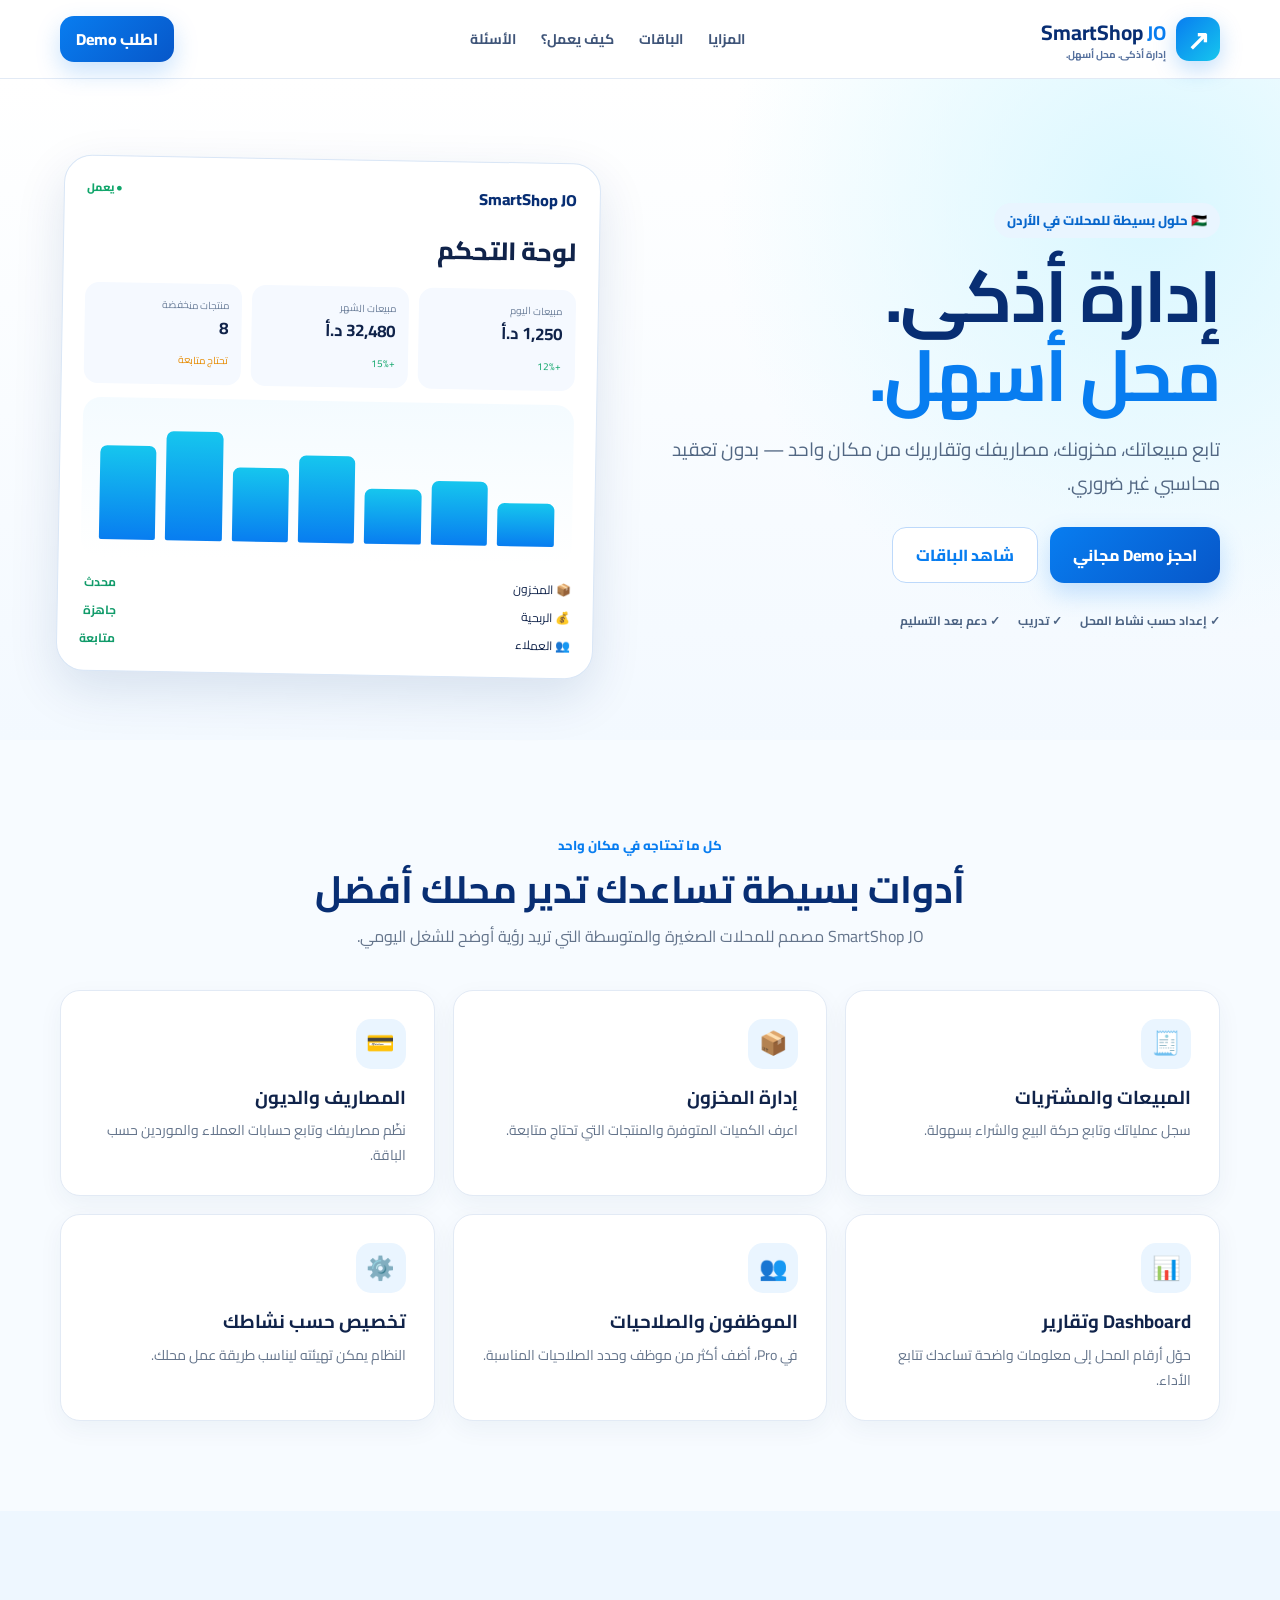
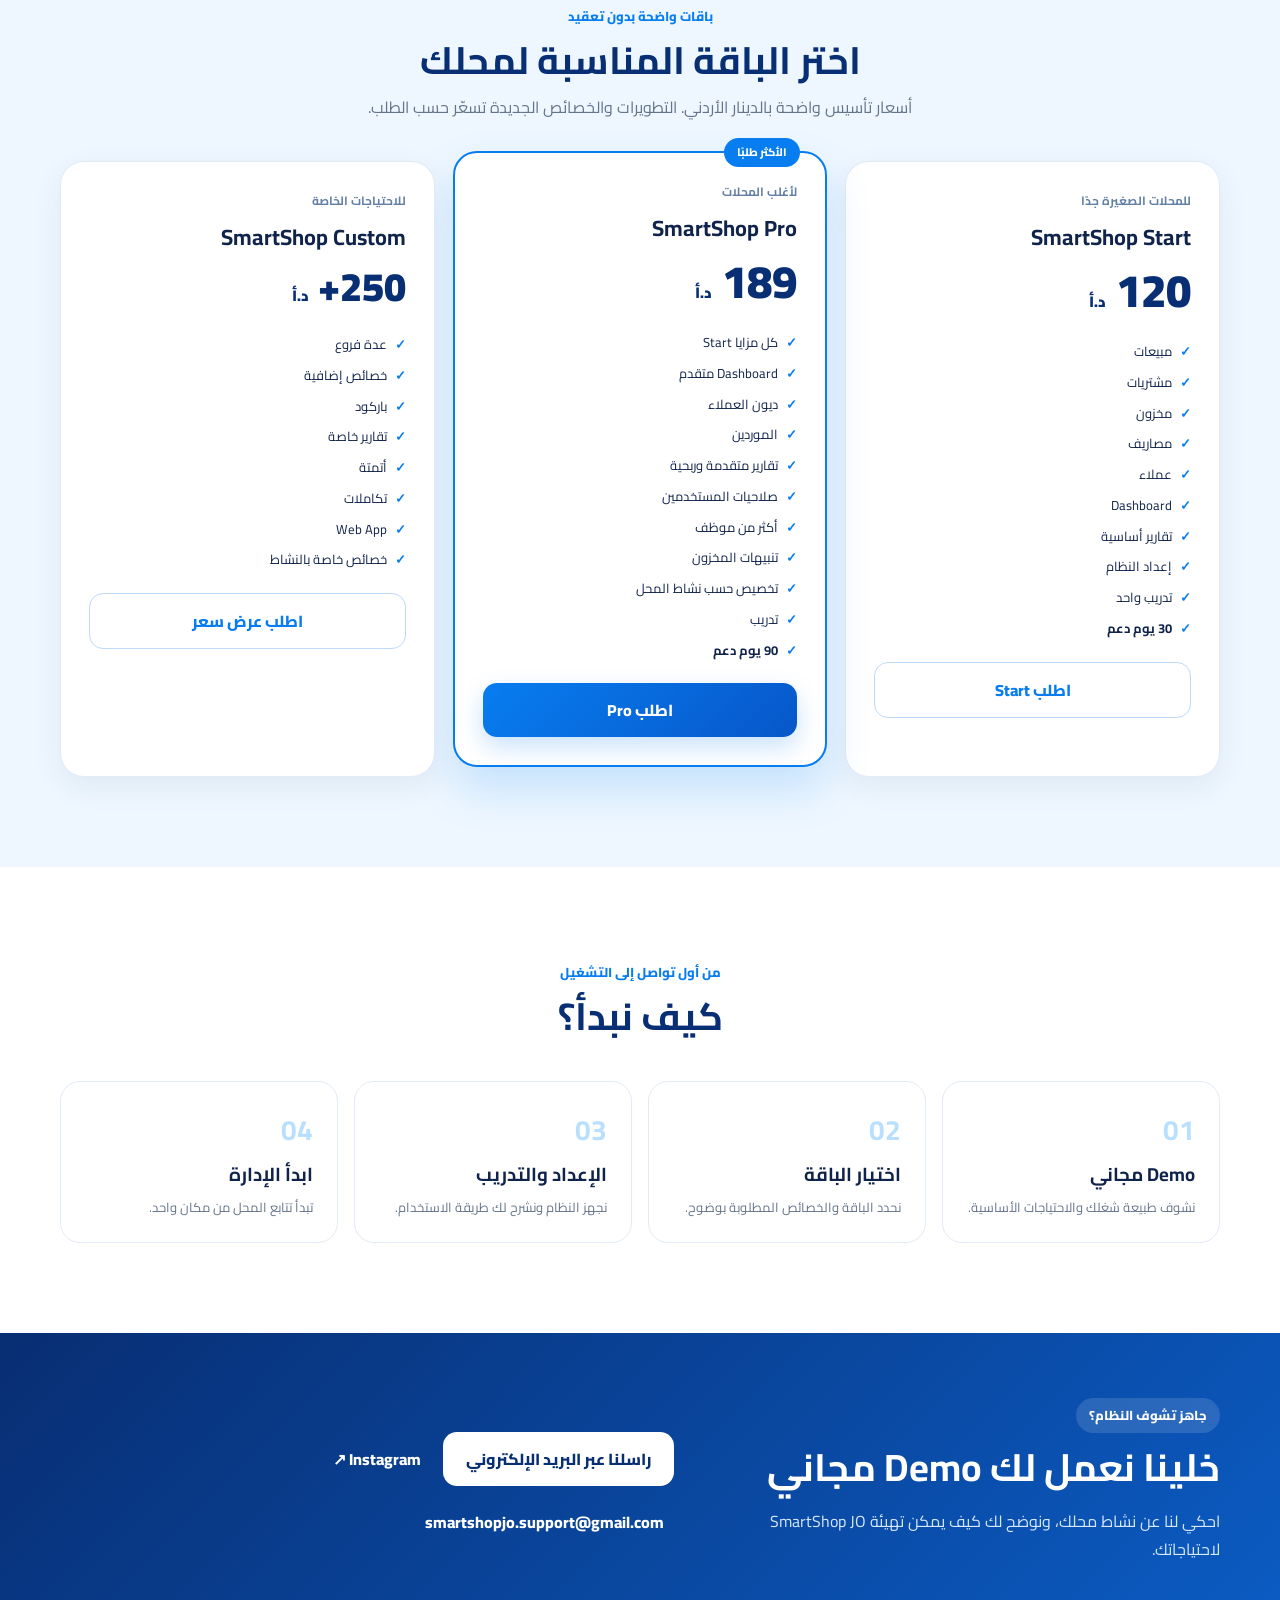
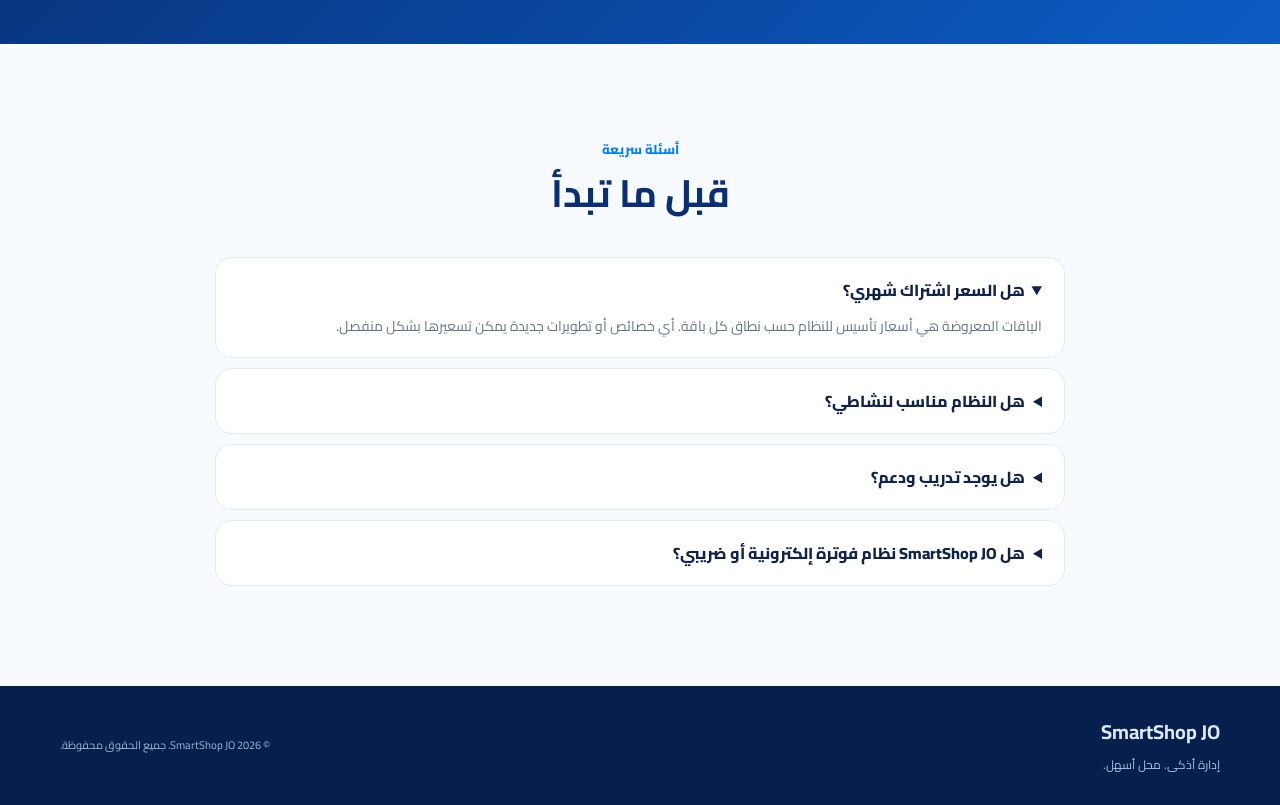
<file: index.html>
<!DOCTYPE html>
<html lang="ar" dir="rtl">
<head>
    <meta name="google-site-verification" content="MIb0P63qSICYQ8cKe6rtnYkVCPmKLFVUdIRCyEusFQc" />
  <meta charset="UTF-8">
  <meta name="viewport" content="width=device-width, initial-scale=1.0">
  <meta name="description" content="SmartShop JO — حلول بسيطة وذكية لإدارة المحلات في الأردن. مبيعات، مشتريات، مخزون، مصاريف وتقارير.">
  <meta name="theme-color" content="#0b3b8f">
  <title>SmartShop JO | إدارة أذكى. محل أسهل.</title>
  <link rel="preconnect" href="https://fonts.googleapis.com">
  <link rel="preconnect" href="https://fonts.gstatic.com" crossorigin>
  <link href="https://fonts.googleapis.com/css2?family=Cairo:wght@400;500;600;700;800&display=swap" rel="stylesheet">
  <link rel="stylesheet" href="style.css">
</head>
<body>
  <header class="nav">
    <div class="container nav-inner">
      <a class="brand" href="#top" aria-label="SmartShop JO">
        <span class="brand-mark"><span>↗</span></span>
        <span><b>SmartShop</b> <strong>JO</strong><small>إدارة أذكى. محل أسهل.</small></span>
      </a>
      <nav>
        <a href="#features">المزايا</a>
        <a href="#packages">الباقات</a>
        <a href="#how">كيف يعمل؟</a>
        <a href="#faq">الأسئلة</a>
      </nav>
      <a class="btn btn-small" href="#contact">اطلب Demo</a>
    </div>
  </header>

  <main id="top">
    <section class="hero">
      <div class="container hero-grid">
        <div class="hero-copy">
          <div class="eyebrow">🇯🇴 حلول بسيطة للمحلات في الأردن</div>
          <h1>إدارة أذكى.<br><span>محل أسهل.</span></h1>
          <p class="lead">تابع مبيعاتك، مخزونك، مصاريفك وتقاريرك من مكان واحد — بدون تعقيد محاسبي غير ضروري.</p>
          <div class="hero-actions">
            <a class="btn" href="#contact">احجز Demo مجاني</a>
            <a class="btn btn-ghost" href="#packages">شاهد الباقات</a>
          </div>
          <div class="trust-row"><span>✓ إعداد حسب نشاط المحل</span><span>✓ تدريب</span><span>✓ دعم بعد التسليم</span></div>
        </div>
        <div class="dashboard-card">
          <div class="dash-top"><span>SmartShop JO</span><span class="live-dot">● يعمل</span></div>
          <div class="dash-title">لوحة التحكم</div>
          <div class="stats">
            <div><small>مبيعات اليوم</small><b>1,250 د.أ</b><em>+12%</em></div>
            <div><small>مبيعات الشهر</small><b>32,480 د.أ</b><em>+15%</em></div>
            <div><small>منتجات منخفضة</small><b>8</b><em class="warn">تحتاج متابعة</em></div>
          </div>
          <div class="chart"><div class="bars"><i style="height:35%"></i><i style="height:52%"></i><i style="height:44%"></i><i style="height:70%"></i><i style="height:60%"></i><i style="height:88%"></i><i style="height:76%"></i></div></div>
          <div class="dash-list"><span>📦 المخزون</span><b>محدث</b><span>💰 الربحية</span><b>جاهزة</b><span>👥 العملاء</span><b>متابعة</b></div>
        </div>
      </div>
    </section>

    <section class="section" id="features">
      <div class="container">
        <div class="section-head"><span>كل ما تحتاجه في مكان واحد</span><h2>أدوات بسيطة تساعدك تدير محلك أفضل</h2><p>SmartShop JO مصمم للمحلات الصغيرة والمتوسطة التي تريد رؤية أوضح للشغل اليومي.</p></div>
        <div class="feature-grid">
          <article><div class="icon">🧾</div><h3>المبيعات والمشتريات</h3><p>سجل عملياتك وتابع حركة البيع والشراء بسهولة.</p></article>
          <article><div class="icon">📦</div><h3>إدارة المخزون</h3><p>اعرف الكميات المتوفرة والمنتجات التي تحتاج متابعة.</p></article>
          <article><div class="icon">💳</div><h3>المصاريف والديون</h3><p>نظّم مصاريفك وتابع حسابات العملاء والموردين حسب الباقة.</p></article>
          <article><div class="icon">📊</div><h3>Dashboard وتقارير</h3><p>حوّل أرقام المحل إلى معلومات واضحة تساعدك تتابع الأداء.</p></article>
          <article><div class="icon">👥</div><h3>الموظفون والصلاحيات</h3><p>في Pro، أضف أكثر من موظف وحدد الصلاحيات المناسبة.</p></article>
          <article><div class="icon">⚙️</div><h3>تخصيص حسب نشاطك</h3><p>النظام يمكن تهيئته ليناسب طريقة عمل محلك.</p></article>
        </div>
      </div>
    </section>

    <section class="section packages" id="packages">
      <div class="container">
        <div class="section-head"><span>باقات واضحة بدون تعقيد</span><h2>اختر الباقة المناسبة لمحلك</h2><p>أسعار تأسيس واضحة بالدينار الأردني. التطويرات والخصائص الجديدة تسعّر حسب الطلب.</p></div>
        <div class="pricing-grid">
          <article class="price-card">
            <div class="tag">للمحلات الصغيرة جدًا</div><h3>SmartShop Start</h3><div class="price">120 <small>د.أ</small></div>
            <ul><li>مبيعات</li><li>مشتريات</li><li>مخزون</li><li>مصاريف</li><li>عملاء</li><li>Dashboard</li><li>تقارير أساسية</li><li>إعداد النظام</li><li>تدريب واحد</li><li><b>30 يوم دعم</b></li></ul>
            <a class="btn btn-outline" href="#contact">اطلب Start</a>
          </article>
          <article class="price-card featured">
            <div class="popular">الأكثر طلبًا</div><div class="tag">لأغلب المحلات</div><h3>SmartShop Pro</h3><div class="price">189 <small>د.أ</small></div>
            <ul><li>كل مزايا Start</li><li>Dashboard متقدم</li><li>ديون العملاء</li><li>الموردين</li><li>تقارير متقدمة وربحية</li><li>صلاحيات المستخدمين</li><li>أكثر من موظف</li><li>تنبيهات المخزون</li><li>تخصيص حسب نشاط المحل</li><li>تدريب</li><li><b>90 يوم دعم</b></li></ul>
            <a class="btn" href="#contact">اطلب Pro</a>
          </article>
          <article class="price-card custom">
            <div class="tag">للاحتياجات الخاصة</div><h3>SmartShop Custom</h3><div class="price from">250+ <small>د.أ</small></div>
            <ul><li>عدة فروع</li><li>خصائص إضافية</li><li>باركود</li><li>تقارير خاصة</li><li>أتمتة</li><li>تكاملات</li><li>Web App</li><li>خصائص خاصة بالنشاط</li></ul>
            <a class="btn btn-outline" href="#contact">اطلب عرض سعر</a>
          </article>
        </div>
      </div>
    </section>

    <section class="section process" id="how">
      <div class="container">
        <div class="section-head"><span>من أول تواصل إلى التشغيل</span><h2>كيف نبدأ؟</h2></div>
        <div class="steps"><div><b>01</b><h3>Demo مجاني</h3><p>نشوف طبيعة شغلك والاحتياجات الأساسية.</p></div><div><b>02</b><h3>اختيار الباقة</h3><p>نحدد الباقة والخصائص المطلوبة بوضوح.</p></div><div><b>03</b><h3>الإعداد والتدريب</h3><p>نجهز النظام ونشرح لك طريقة الاستخدام.</p></div><div><b>04</b><h3>ابدأ الإدارة</h3><p>تبدأ تتابع المحل من مكان واحد.</p></div></div>
      </div>
    </section>

    <section class="cta" id="contact">
      <div class="container cta-inner">
        <div><span class="eyebrow">جاهز تشوف النظام؟</span><h2>خلينا نعمل لك Demo مجاني</h2><p>احكي لنا عن نشاط محلك، ونوضح لك كيف يمكن تهيئة SmartShop JO لاحتياجاتك.</p></div>
        <div class="cta-actions"><a class="btn btn-white" href="mailto:smartshopjo.support@gmail.com?subject=طلب%20Demo%20مجاني%20من%20SmartShop%20JO" target="_blank" rel="noopener">راسلنا عبر البريد الإلكتروني</a><a class="social-link" href="https://www.instagram.com/smart.shop.jordan/" target="_blank" rel="noopener">Instagram ↗</a><a class="social-link" href="mailto:smartshopjo.support@gmail.com">smartshopjo.support@gmail.com</a></div>
      </div>
    </section>

    <section class="section faq" id="faq">
      <div class="container narrow"><div class="section-head"><span>أسئلة سريعة</span><h2>قبل ما تبدأ</h2></div>
        <details open><summary>هل السعر اشتراك شهري؟</summary><p>الباقات المعروضة هي أسعار تأسيس للنظام حسب نطاق كل باقة. أي خصائص أو تطويرات جديدة يمكن تسعيرها بشكل منفصل.</p></details>
        <details><summary>هل النظام مناسب لنشاطي؟</summary><p>يمكن تخصيص النظام حسب طبيعة النشاط. في الـ Demo نحدد المتطلبات ونوضح ما يناسبك.</p></details>
        <details><summary>هل يوجد تدريب ودعم؟</summary><p>نعم، التدريب والدعم بعد التسليم مشمولان حسب الباقة، مع 30 يوم دعم في Start و90 يوم في Pro.</p></details>
        <details><summary>هل SmartShop JO نظام فوترة إلكترونية أو ضريبي؟</summary><p>SmartShop JO حل لإدارة المحل والمتابعة التشغيلية. أي متطلبات ضريبية أو فوترة إلكترونية رسمية يجب تقييمها بشكل منفصل حسب وضع النشاط والمتطلبات المعمول بها.</p></details>
      </div>
    </section>
  </main>

  <footer><div class="container footer-inner"><div><b>SmartShop JO</b><span>إدارة أذكى. محل أسهل.</span></div><p>© 2026 SmartShop JO. جميع الحقوق محفوظة.</p></div></footer>
</body>
</html>
</file>
<file: style.css>
:root{--navy:#082e73;--blue:#087df0;--cyan:#16c6ee;--ink:#10234a;--muted:#64748b;--bg:#f7fbff;--white:#fff;--line:#e2eaf5;--shadow:0 18px 50px rgba(8,46,115,.12)}*{box-sizing:border-box}html{scroll-behavior:smooth}body{margin:0;font-family:'Cairo',sans-serif;color:var(--ink);background:var(--bg);line-height:1.75}a{text-decoration:none;color:inherit}.container{width:min(1160px,92%);margin:auto}.nav{position:sticky;top:0;z-index:20;background:rgba(255,255,255,.92);backdrop-filter:blur(16px);border-bottom:1px solid var(--line)}.nav-inner{height:78px;display:flex;align-items:center;justify-content:space-between;gap:22px}.brand{display:flex;align-items:center;gap:10px;color:var(--navy)}.brand-mark{width:44px;height:44px;border-radius:13px;background:linear-gradient(135deg,var(--blue),var(--cyan));display:grid;place-items:center;color:white;font-size:27px;font-weight:800;box-shadow:0 8px 22px rgba(8,125,240,.25)}.brand b{font-size:21px}.brand strong{color:var(--blue);font-size:20px}.brand small{display:block;font-size:10px;font-weight:700;color:#55709d;margin-top:-6px}nav{display:flex;gap:25px;font-size:14px;font-weight:700;color:#3f5579}nav a:hover{color:var(--blue)}.btn{display:inline-flex;justify-content:center;align-items:center;padding:13px 23px;border-radius:14px;background:linear-gradient(135deg,var(--blue),#0757c9);color:#fff;font-weight:800;box-shadow:0 10px 25px rgba(8,125,240,.22);transition:.2s}.btn:hover{transform:translateY(-2px)}.btn-small{padding:9px 16px}.btn-ghost,.btn-outline{background:#fff;color:var(--blue);border:1px solid #bdd9fb;box-shadow:none}.btn-white{background:#fff;color:var(--navy);box-shadow:none}.hero{padding:80px 0 65px;background:radial-gradient(circle at 90% 20%,#d9f7ff 0,transparent 34%),linear-gradient(180deg,#fff,#f3f9ff)}.hero-grid{display:grid;grid-template-columns:1.02fr .98fr;gap:65px;align-items:center}.eyebrow{display:inline-block;background:#e9f5ff;color:#0867cc;border-radius:999px;padding:6px 13px;font-size:13px;font-weight:800}.hero h1{font-size:clamp(45px,6vw,72px);line-height:1.1;margin:18px 0;color:var(--navy);letter-spacing:-2px}.hero h1 span{color:var(--blue)}.lead{font-size:19px;color:#526783;max-width:650px}.hero-actions{display:flex;gap:12px;margin:27px 0}.trust-row{display:flex;gap:18px;flex-wrap:wrap;font-size:12px;color:#4d6484;font-weight:700}.dashboard-card{background:#fff;border:1px solid #d9e6f6;border-radius:28px;padding:22px;box-shadow:var(--shadow);transform:rotate(1deg)}.dash-top{display:flex;justify-content:space-between;color:var(--navy);font-weight:800}.live-dot{font-size:11px;color:#11a66b}.dash-title{font-size:25px;font-weight:800;margin:16px 0}.stats{display:grid;grid-template-columns:repeat(3,1fr);gap:10px}.stats>div{background:#f5f9ff;border-radius:14px;padding:13px}.stats small{display:block;color:#6b7e99;font-size:10px}.stats b{display:block;font-size:17px}.stats em{font-size:10px;color:#11a66b;font-style:normal}.stats .warn{color:#e68b00}.chart{height:160px;margin:14px 0;border-radius:18px;background:linear-gradient(180deg,#f4fbff,#fff);padding:18px;display:flex;align-items:end}.bars{height:100%;width:100%;display:flex;align-items:end;gap:10px}.bars i{display:block;flex:1;background:linear-gradient(180deg,var(--cyan),var(--blue));border-radius:7px 7px 2px 2px}.dash-list{display:grid;grid-template-columns:1fr auto;gap:7px;font-size:12px}.dash-list b{color:#119b6a}.section{padding:90px 0}.section-head{text-align:center;max-width:750px;margin:0 auto 40px}.section-head>span{color:var(--blue);font-size:13px;font-weight:800}.section-head h2{font-size:38px;line-height:1.25;margin:8px 0;color:var(--navy)}.section-head p{color:var(--muted);margin:0}.feature-grid{display:grid;grid-template-columns:repeat(3,1fr);gap:18px}.feature-grid article{background:#fff;border:1px solid var(--line);padding:28px;border-radius:20px;box-shadow:0 8px 25px rgba(10,50,100,.05)}.icon{width:50px;height:50px;border-radius:15px;background:#eaf5ff;display:grid;place-items:center;font-size:23px}.feature-grid h3{margin:13px 0 4px}.feature-grid p{margin:0;color:var(--muted);font-size:14px}.packages{background:#eef7ff}.pricing-grid{display:grid;grid-template-columns:repeat(3,1fr);gap:18px;align-items:stretch}.price-card{position:relative;background:#fff;border:1px solid var(--line);border-radius:24px;padding:28px;box-shadow:0 10px 30px rgba(10,50,100,.07)}.price-card.featured{border:2px solid var(--blue);transform:translateY(-10px);box-shadow:0 22px 45px rgba(8,125,240,.18)}.popular{position:absolute;top:-15px;right:25px;background:var(--blue);color:#fff;border-radius:999px;padding:5px 13px;font-size:11px;font-weight:800}.tag{font-size:12px;color:#6380a4;font-weight:700}.price-card h3{font-size:22px;margin:7px 0}.price{font-size:46px;font-weight:900;color:var(--navy);line-height:1.2}.price small{font-size:15px}.price.from{font-size:40px}.price-card ul{list-style:none;padding:0;margin:22px 0;display:grid;gap:8px;font-size:13px}.price-card li:before{content:'✓';color:var(--blue);font-weight:900;margin-left:8px}.price-card .btn{width:100%}.process{background:#fff}.steps{display:grid;grid-template-columns:repeat(4,1fr);gap:16px}.steps>div{padding:24px;border:1px solid var(--line);border-radius:20px}.steps b{font-size:28px;color:#b9dfff}.steps h3{margin:4px 0}.steps p{font-size:13px;color:var(--muted);margin:0}.cta{padding:65px 0;background:linear-gradient(135deg,var(--navy),#0b5cc4);color:#fff}.cta-inner{display:flex;justify-content:space-between;align-items:center;gap:30px}.cta .eyebrow{background:rgba(255,255,255,.13);color:#fff}.cta h2{font-size:38px;line-height:1.2;margin:12px 0}.cta p{color:#d8e8ff}.cta-actions{display:flex;gap:12px;align-items:center;flex-wrap:wrap}.social-link{color:#fff;font-weight:800;padding:10px}.faq{background:#f7fbff}.narrow{max-width:850px}.faq details{background:#fff;border:1px solid var(--line);border-radius:16px;padding:18px 22px;margin:10px 0}.faq summary{cursor:pointer;font-weight:800}.faq details p{color:var(--muted);font-size:14px;margin:10px 0 0}footer{background:#061f4d;color:#dce9ff;padding:28px 0}.footer-inner{display:flex;justify-content:space-between;gap:20px;align-items:center}.footer-inner b{display:block;font-size:20px}.footer-inner span{font-size:12px;color:#a9c2e5}.footer-inner p{font-size:11px;color:#9eb7d8}@media(max-width:900px){nav{display:none}.hero-grid{grid-template-columns:1fr}.dashboard-card{transform:none}.feature-grid,.pricing-grid{grid-template-columns:1fr}.price-card.featured{transform:none}.steps{grid-template-columns:1fr 1fr}.cta-inner{flex-direction:column;align-items:flex-start}}@media(max-width:560px){.nav-inner{height:68px}.nav .btn{display:none}.hero{padding:55px 0}.hero h1{font-size:48px}.hero-actions{flex-direction:column}.hero-actions .btn{width:100%}.stats{grid-template-columns:1fr}.section{padding:65px 0}.section-head h2{font-size:30px}.steps{grid-template-columns:1fr}.cta h2{font-size:30px}.footer-inner{flex-direction:column;align-items:flex-start}}
</file>
